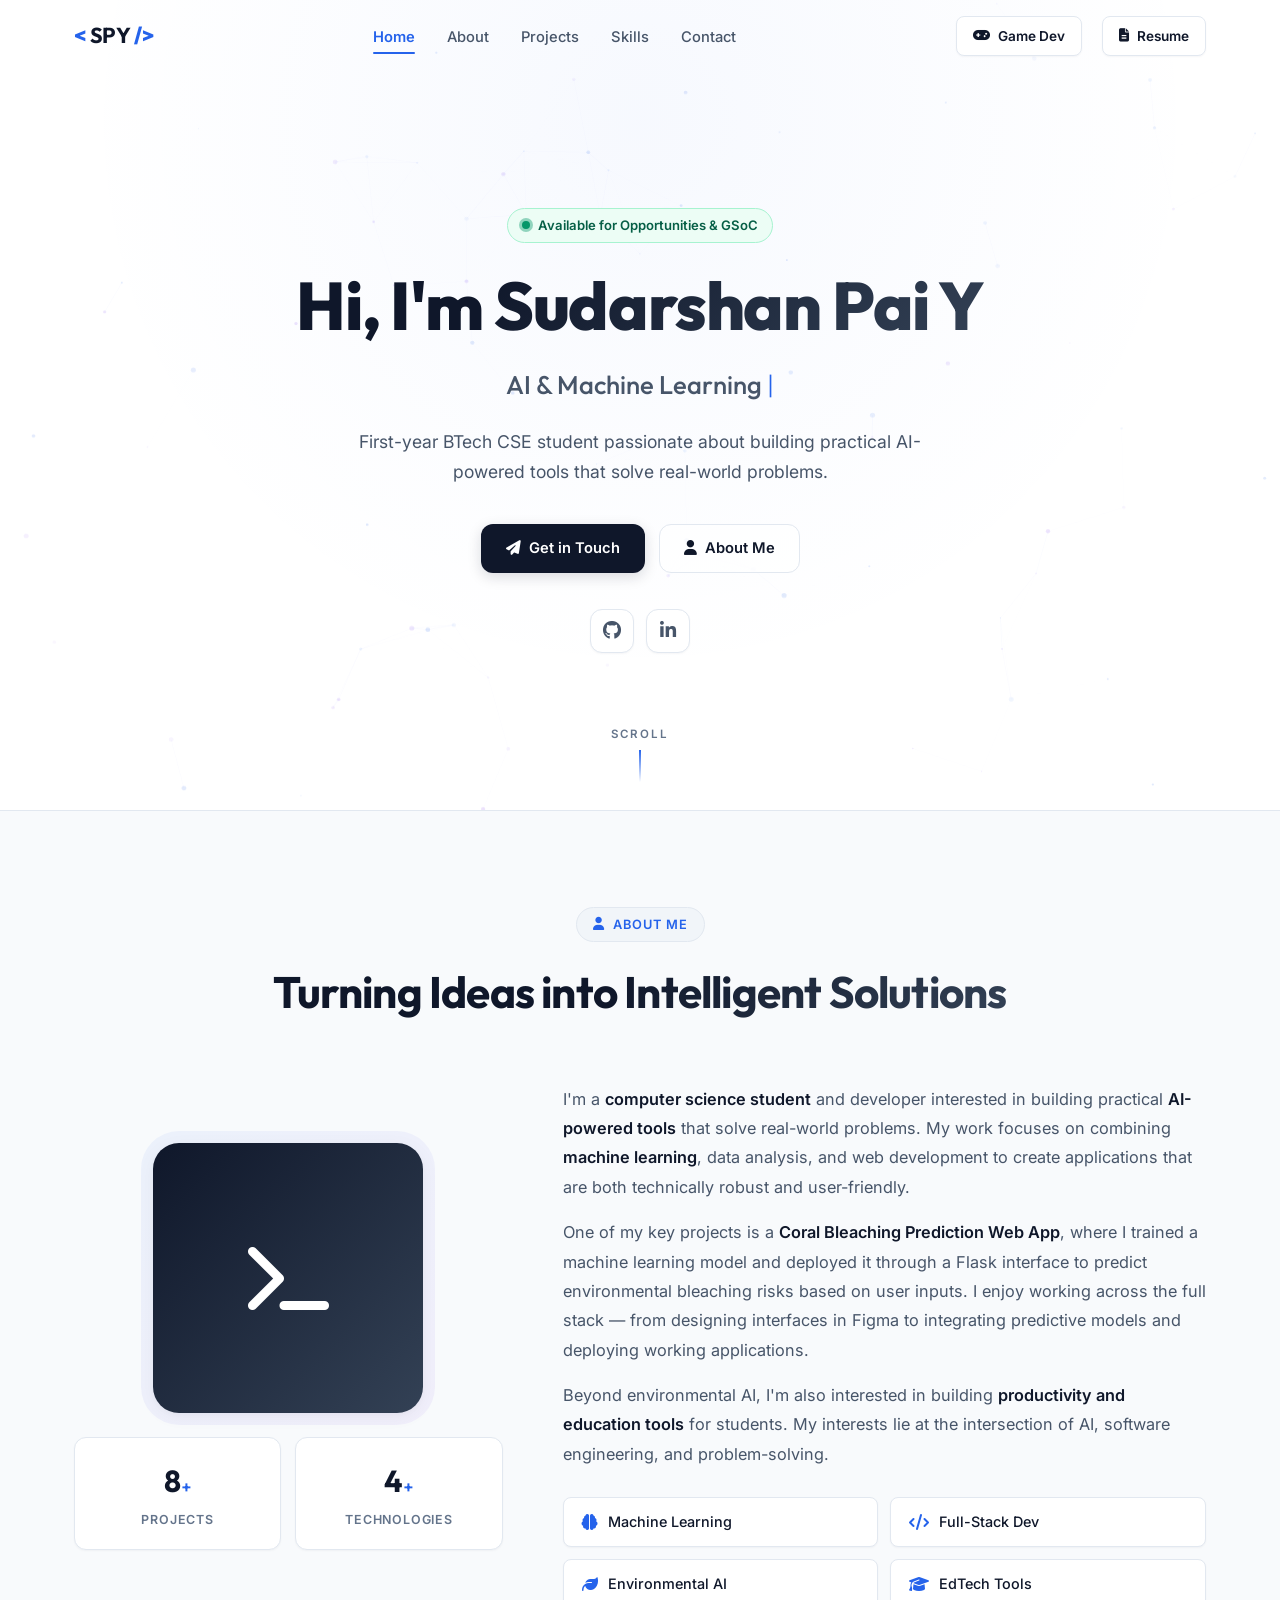
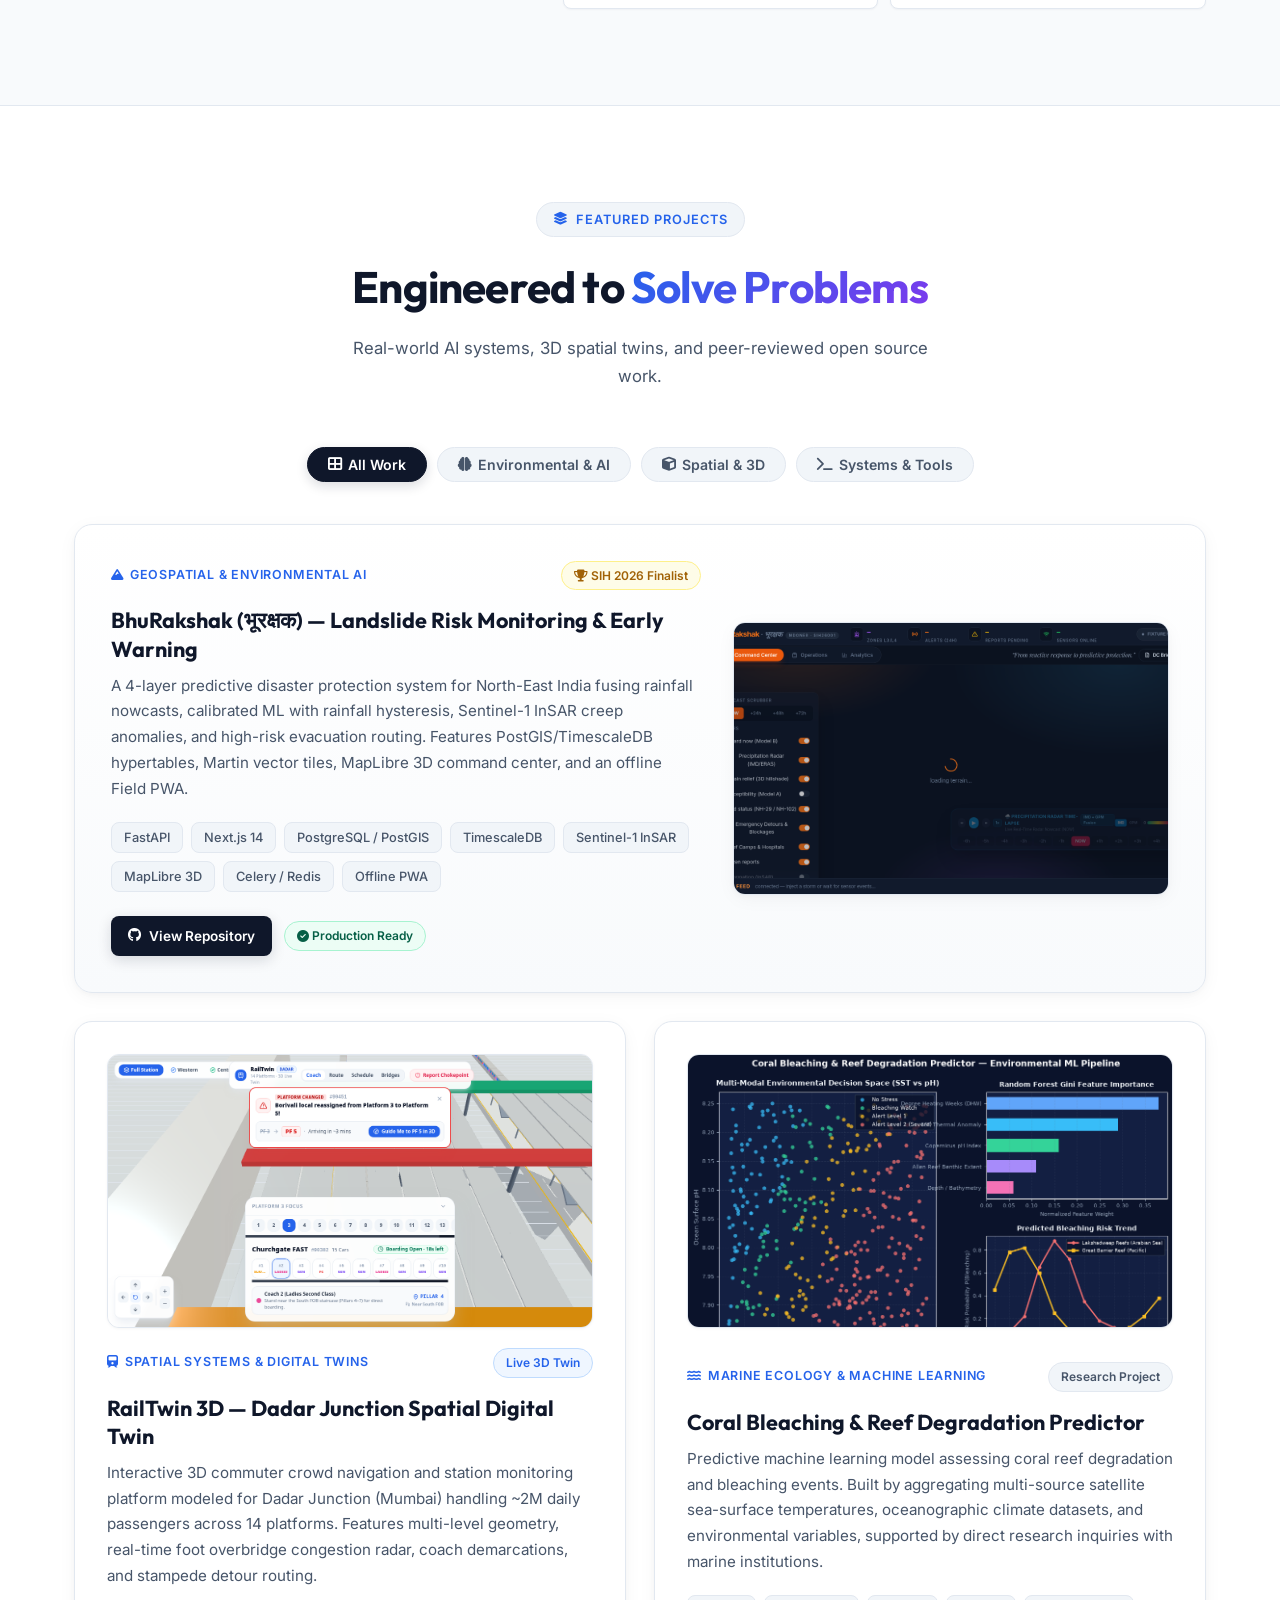
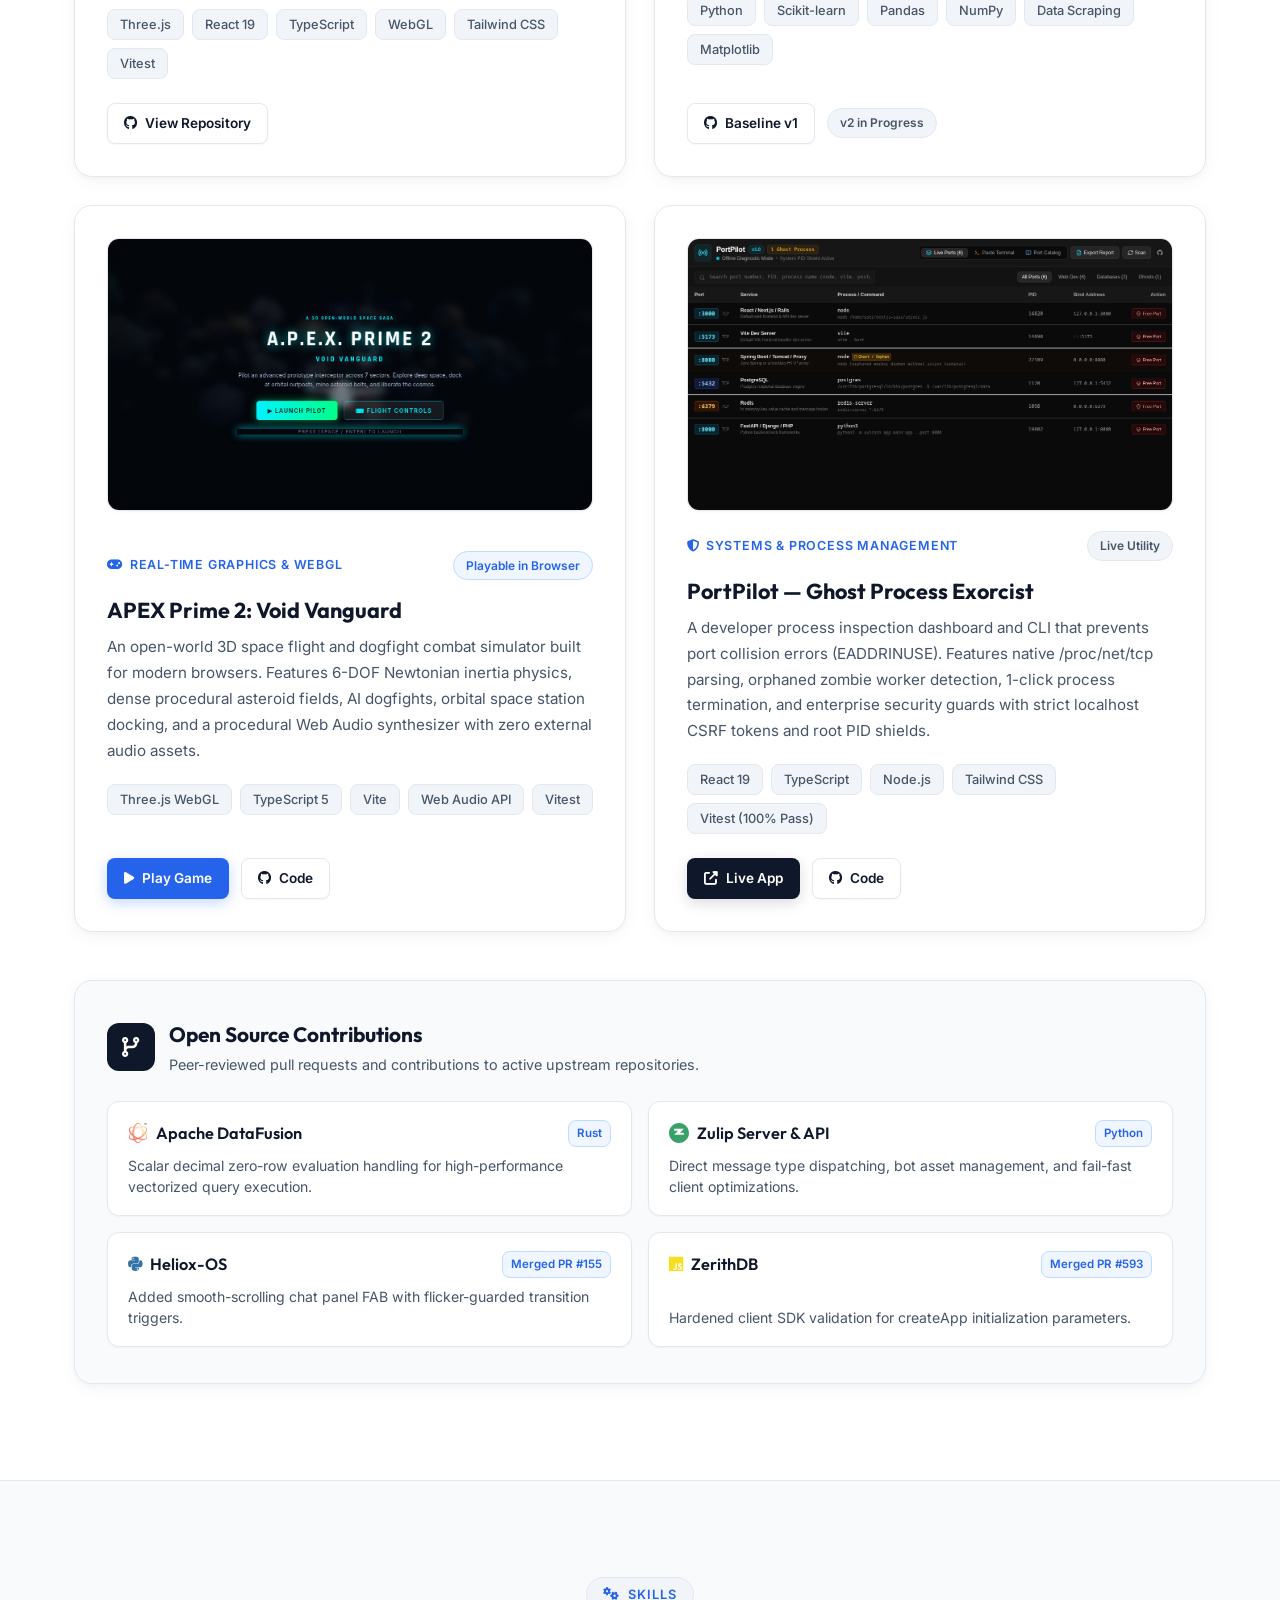
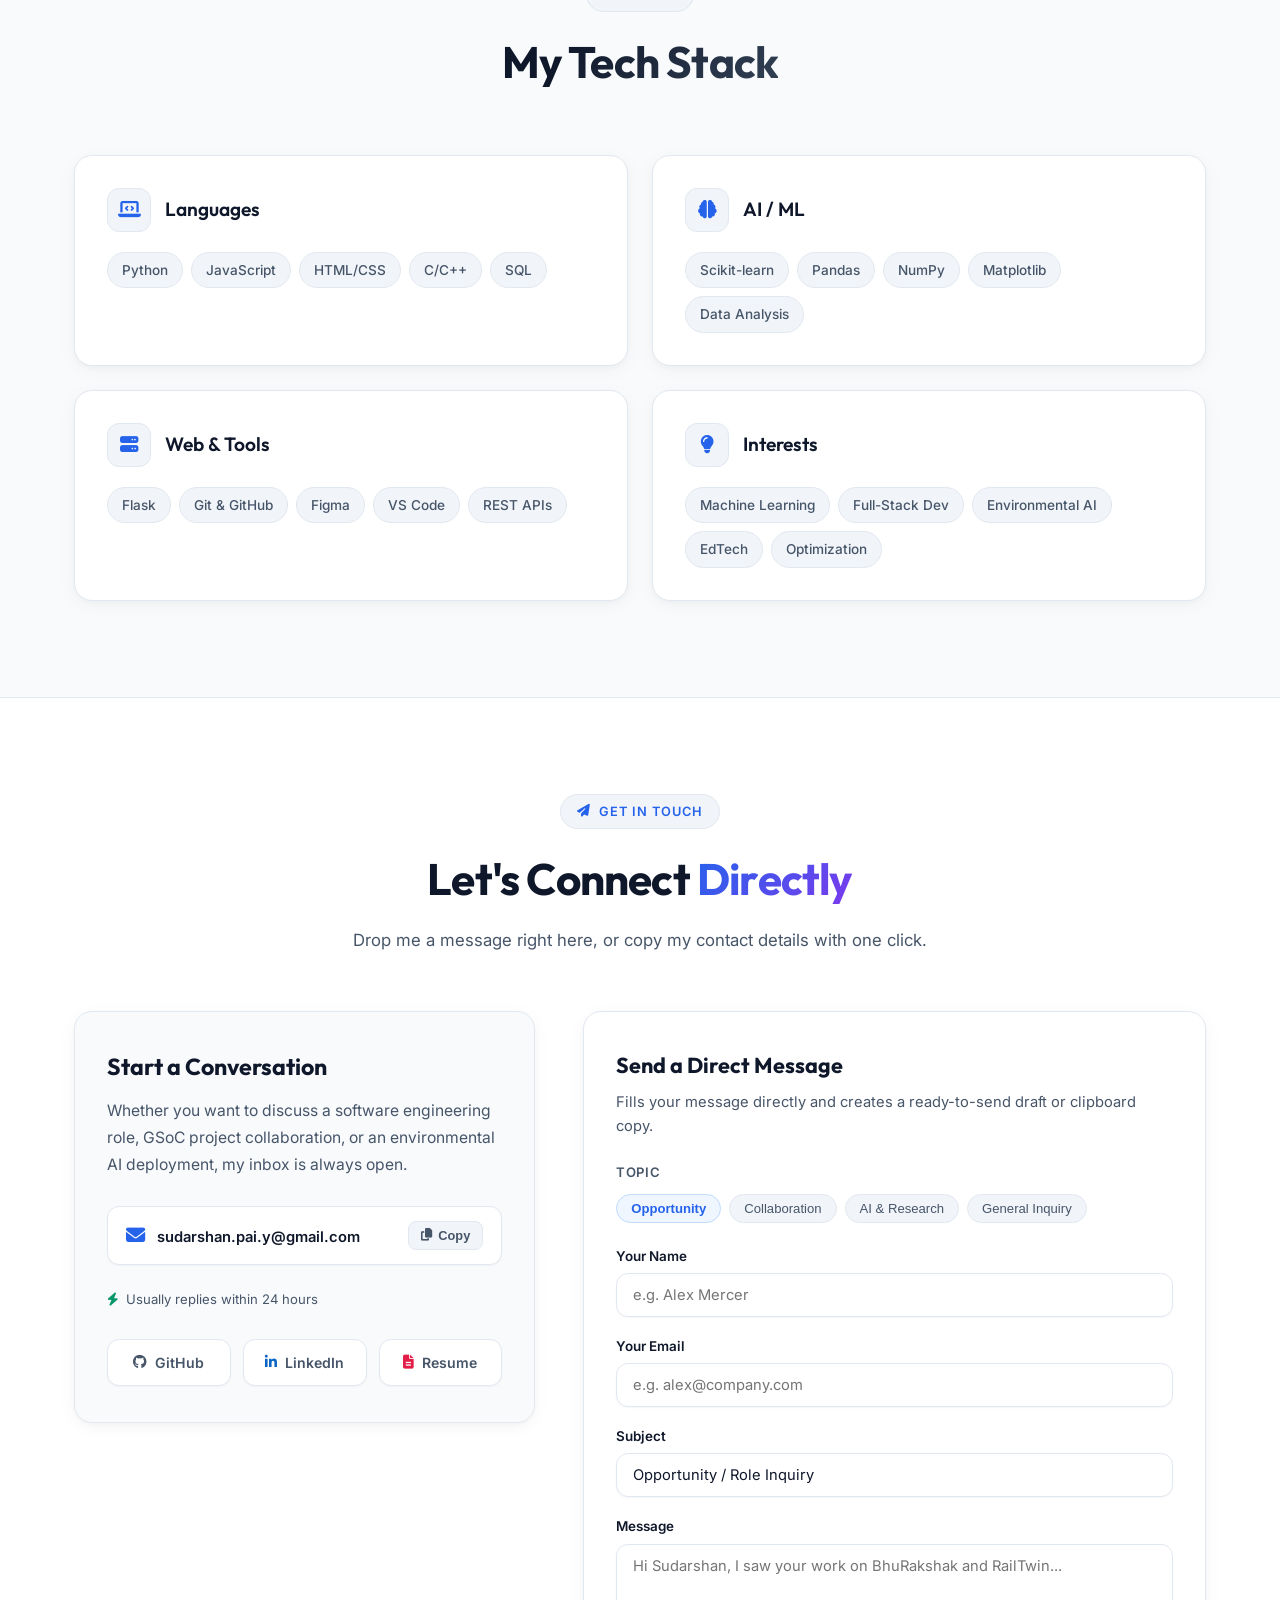
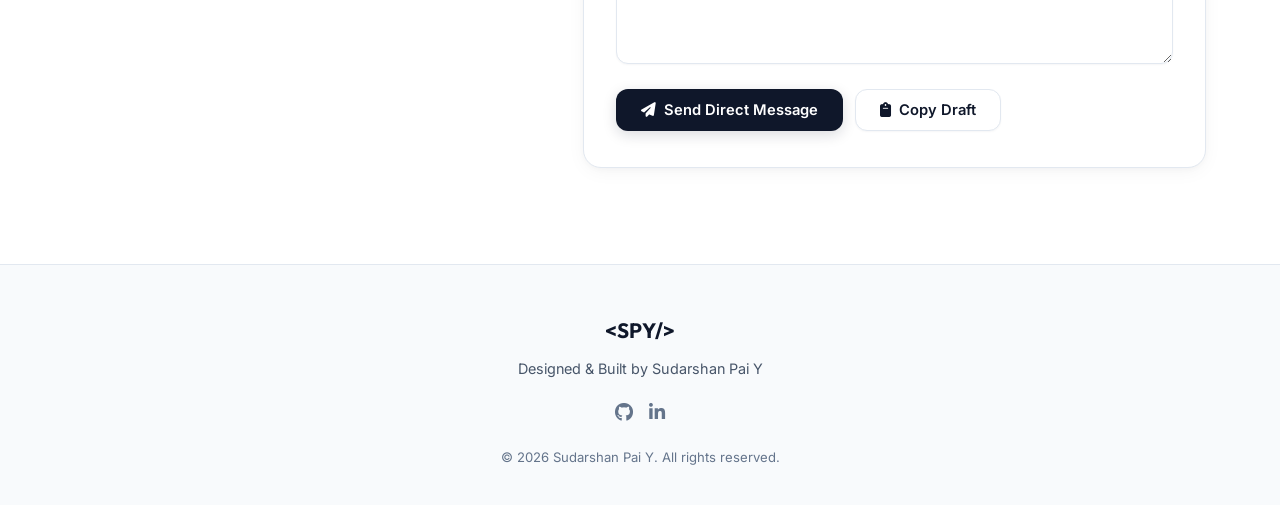
<file: index.html>
<!DOCTYPE html>
<html lang="en">
<head>
    <meta charset="UTF-8">
    <meta name="viewport" content="width=device-width, initial-scale=1.0">
    <title>Sudarshan Pai Y — AI & Software Developer</title>
    <meta name="description" content="Portfolio of Sudarshan Pai Y — a computer science student and developer building practical AI-powered tools that solve real-world problems.">
    <meta name="keywords" content="AI Developer, Software Developer, Machine Learning, Python, Web Development, Sudarshan Pai Y">
    <meta name="author" content="Sudarshan Pai Y">

    <!-- Favicon -->
    <link rel="icon" type="image/svg+xml" href="data:image/svg+xml,<svg xmlns='http://www.w3.org/2000/svg' viewBox='0 0 100 100'><rect width='100' height='100' rx='22' fill='%230f172a'/><text x='50' y='68' font-family='sans-serif' font-size='56' font-weight='800' fill='%232563eb' text-anchor='middle'>S</text></svg>">

    <!-- Open Graph & Social Cards -->
    <meta property="og:title" content="Sudarshan Pai Y — AI &amp; Software Developer">
    <meta property="og:description" content="Portfolio of Sudarshan Pai Y — AI systems, 3D spatial twins, and open-source contributions.">
    <meta property="og:type" content="website">
    <meta property="og:url" content="https://spy-github22.github.io/portfolio/">
    <meta property="og:image" content="https://spy-github22.github.io/portfolio/hero-bg.png">

    <!-- Twitter Card -->
    <meta name="twitter:card" content="summary_large_image">
    <meta name="twitter:title" content="Sudarshan Pai Y — AI &amp; Software Developer">
    <meta name="twitter:description" content="Portfolio of Sudarshan Pai Y — AI systems, 3D spatial twins, and open-source contributions.">
    <meta name="twitter:image" content="https://spy-github22.github.io/portfolio/hero-bg.png">

    <!-- Fonts -->
    <link rel="preconnect" href="https://fonts.googleapis.com">
    <link rel="preconnect" href="https://fonts.gstatic.com" crossorigin>
    <link href="https://fonts.googleapis.com/css2?family=Inter:wght@300;400;500;600;700&family=Outfit:wght@400;500;600;700;800&display=swap" rel="stylesheet">

    <!-- Icons -->
    <link rel="stylesheet" href="https://cdnjs.cloudflare.com/ajax/libs/font-awesome/6.5.1/css/all.min.css">

    <link rel="stylesheet" href="style.css">
</head>
<body>
    <!-- ==================== NAVIGATION ==================== -->
    <nav class="navbar" id="navbar">
        <div class="nav-container">
            <a href="#hero" class="nav-logo">
                <span class="logo-bracket">&lt;</span>SPY<span class="logo-bracket">/&gt;</span>
            </a>
            <ul class="nav-links" id="navLinks">
                <li><a href="#hero" class="nav-link active">Home</a></li>
                <li><a href="#about" class="nav-link">About</a></li>
                <li><a href="#projects" class="nav-link">Projects</a></li>
                <li><a href="#skills" class="nav-link">Skills</a></li>
                <li><a href="#contact" class="nav-link">Contact</a></li>
            </ul>
            <div class="nav-actions">
                <a href="gamedev.html" class="btn btn-outline btn-sm" style="margin-right: 0.5rem;">
                    <i class="fas fa-gamepad"></i> Game Dev
                </a>
                <a href="assets/Sudarshan_Pai_Y_Standard_Resume.pdf" target="_blank" rel="noopener" class="btn btn-outline btn-sm">
                    <i class="fas fa-file-alt"></i> Resume
                </a>
                <button class="hamburger" id="hamburger" aria-label="Toggle menu">
                    <span></span><span></span><span></span>
                </button>
            </div>
        </div>
    </nav>

    <!-- ==================== HERO ==================== -->
    <section class="hero" id="hero">
        <canvas id="particleCanvas"></canvas>
        <div class="hero-content">
            <div class="hero-badge-wrap reveal">
                <span class="status-badge-live">
                    <span class="pulse-dot"></span> Available for Opportunities &amp; GSoC
                </span>
            </div>
            <h1 class="hero-title reveal">
                Hi, I'm <span class="gradient-text">Sudarshan Pai Y</span>
            </h1>
            <p class="hero-subtitle reveal">
                <span id="typewriter"></span><span class="cursor">|</span>
            </p>
            <p class="hero-description reveal">
                First-year BTech CSE student passionate about building practical AI-powered tools that solve real-world problems.
            </p>
            <div class="hero-cta reveal">
                <a href="#contact" class="btn btn-primary">
                    <i class="fas fa-paper-plane"></i> Get in Touch
                </a>
                <a href="#about" class="btn btn-glass">
                    <i class="fas fa-user"></i> About Me
                </a>
            </div>
            <div class="hero-socials reveal">
                <a href="https://github.com/SPY-Github22" target="_blank" rel="noopener" class="social-link" aria-label="GitHub">
                    <i class="fab fa-github"></i>
                </a>
                <a href="https://www.linkedin.com/in/sudarshan-pai-y/" target="_blank" rel="noopener" class="social-link" aria-label="LinkedIn">
                    <i class="fab fa-linkedin-in"></i>
                </a>
            </div>
        </div>
        <div class="hero-scroll">
            <a href="#about" class="scroll-indicator">
                <span>Scroll</span>
                <div class="scroll-line"></div>
            </a>
        </div>
    </section>

    <!-- ==================== ABOUT ==================== -->
    <section class="section about" id="about">
        <div class="container">
            <div class="section-header reveal">
                <span class="section-tag"><i class="fas fa-user"></i> About Me</span>
                <h2 class="section-title">Turning Ideas into <span class="gradient-text">Intelligent Solutions</span></h2>
            </div>
            <div class="about-grid">
                <div class="about-image reveal">
                    <div class="image-wrapper">
                        <div class="image-placeholder">
                            <i class="fas fa-terminal"></i>
                        </div>
                        <div class="image-border"></div>
                        <div class="image-glow"></div>
                    </div>
                    <div class="about-stats">
                        <div class="stat-card">
                            <span class="stat-number" data-count="10">0</span><span class="stat-plus">+</span>
                            <span class="stat-label">Projects</span>
                        </div>
                        <div class="stat-card">
                            <span class="stat-number" data-count="5">0</span><span class="stat-plus">+</span>
                            <span class="stat-label">Technologies</span>
                        </div>
                    </div>
                </div>
                <div class="about-content reveal">
                    <p class="about-text">
                        I'm a <strong>computer science student</strong> and developer interested in building practical 
                        <strong>AI-powered tools</strong> that solve real-world problems. My work focuses on combining 
                        <strong>machine learning</strong>, data analysis, and web development to create applications that 
                        are both technically robust and user-friendly.
                    </p>
                    <p class="about-text">
                        One of my key projects is a <strong>Coral Bleaching Prediction Web App</strong>, where I trained 
                        a machine learning model and deployed it through a Flask interface to predict environmental 
                        bleaching risks based on user inputs. I enjoy working across the full stack — from designing 
                        interfaces in Figma to integrating predictive models and deploying working applications.
                    </p>
                    <p class="about-text">
                        Beyond environmental AI, I'm also interested in building <strong>productivity and education tools</strong> 
                        for students. My interests lie at the intersection of AI, software engineering, and 
                        problem-solving.
                    </p>
                    <div class="about-highlights">
                        <div class="highlight-item">
                            <i class="fas fa-brain"></i>
                            <span>Machine Learning</span>
                        </div>
                        <div class="highlight-item">
                            <i class="fas fa-code"></i>
                            <span>Full-Stack Dev</span>
                        </div>
                        <div class="highlight-item">
                            <i class="fas fa-leaf"></i>
                            <span>Environmental AI</span>
                        </div>
                        <div class="highlight-item">
                            <i class="fas fa-graduation-cap"></i>
                            <span>EdTech Tools</span>
                        </div>
                    </div>
                </div>
            </div>
        </div>
    </section>

    <!-- ==================== FEATURED PROJECTS ==================== -->
    <section class="section projects" id="projects">
        <div class="container">
            <div class="section-header reveal">
                <span class="section-tag"><i class="fas fa-layer-group"></i> Featured Projects</span>
                <h2 class="section-title">Engineered to <span class="gradient-blue">Solve Problems</span></h2>
                <p class="section-subtitle">Real-world AI systems, 3D spatial twins, and peer-reviewed open source work.</p>
            </div>

            <!-- Interactive Project Filter Tabs -->
            <div class="filter-tabs reveal">
                <button class="filter-tab active" data-filter="all"><i class="fas fa-th-large"></i> All Work</button>
                <button class="filter-tab" data-filter="ai"><i class="fas fa-brain"></i> Environmental &amp; AI</button>
                <button class="filter-tab" data-filter="spatial"><i class="fas fa-cube"></i> Spatial &amp; 3D</button>
                <button class="filter-tab" data-filter="systems"><i class="fas fa-terminal"></i> Systems &amp; Tools</button>
            </div>

            <div class="projects-grid">
                <!-- 1. BhuRakshak (SIH Flagship) -->
                <div class="project-card featured-wide reveal" data-category="ai">
                    <div class="featured-content-layout">
                        <div class="featured-text">
                            <div class="project-meta-bar">
                                <span class="project-domain-tag"><i class="fas fa-mountain"></i> Geospatial &amp; Environmental AI</span>
                                <span class="project-status-pill gold"><i class="fas fa-trophy"></i> SIH 2026 Finalist</span>
                            </div>
                            <h3 class="project-title">BhuRakshak (भूरक्षक) — Landslide Risk Monitoring &amp; Early Warning</h3>
                            <p class="project-description">
                                A 4-layer predictive disaster protection system for North-East India fusing rainfall nowcasts, calibrated ML with rainfall hysteresis, Sentinel-1 InSAR creep anomalies, and high-risk evacuation routing. Features PostGIS/TimescaleDB hypertables, Martin vector tiles, MapLibre 3D command center, and an offline Field PWA.
                            </p>
                            <div class="project-tech-stack">
                                <span class="project-tech-pill">FastAPI</span>
                                <span class="project-tech-pill">Next.js 14</span>
                                <span class="project-tech-pill">PostgreSQL / PostGIS</span>
                                <span class="project-tech-pill">TimescaleDB</span>
                                <span class="project-tech-pill">Sentinel-1 InSAR</span>
                                <span class="project-tech-pill">MapLibre 3D</span>
                                <span class="project-tech-pill">Celery / Redis</span>
                                <span class="project-tech-pill">Offline PWA</span>
                            </div>
                            <div class="project-actions">
                                <a href="https://github.com/SPY-Github22/bhrakshak-v2" target="_blank" rel="noopener" class="btn btn-primary btn-sm">
                                    <i class="fab fa-github"></i> View Repository
                                </a>
                                <span class="project-status-pill emerald"><i class="fas fa-check-circle"></i> Production Ready</span>
                            </div>
                        </div>
                        <div class="featured-thumb">
                            <img src="assets/projects/bhurakshak.png" alt="BhuRakshak Landslide Early Warning System Command Center" loading="lazy">
                        </div>
                    </div>
                </div>

                <!-- 2. RailTwin 3D -->
                <div class="project-card reveal" data-category="spatial">
                    <div class="project-thumb">
                        <img src="assets/projects/railtwin.png" alt="RailTwin 3D Dadar Junction Digital Twin" loading="lazy">
                    </div>
                    <div>
                        <div class="project-meta-bar">
                            <span class="project-domain-tag"><i class="fas fa-train"></i> Spatial Systems &amp; Digital Twins</span>
                            <span class="project-status-pill highlight">Live 3D Twin</span>
                        </div>
                        <h3 class="project-title">RailTwin 3D — Dadar Junction Spatial Digital Twin</h3>
                        <p class="project-description">
                            Interactive 3D commuter crowd navigation and station monitoring platform modeled for Dadar Junction (Mumbai) handling ~2M daily passengers across 14 platforms. Features multi-level geometry, real-time foot overbridge congestion radar, coach demarcations, and stampede detour routing.
                        </p>
                        <div class="project-tech-stack">
                            <span class="project-tech-pill">Three.js</span>
                            <span class="project-tech-pill">React 19</span>
                            <span class="project-tech-pill">TypeScript</span>
                            <span class="project-tech-pill">WebGL</span>
                            <span class="project-tech-pill">Tailwind CSS</span>
                            <span class="project-tech-pill">Vitest</span>
                        </div>
                    </div>
                    <div class="project-actions">
                        <a href="https://github.com/SPY-Github22/railtwin" target="_blank" rel="noopener" class="btn btn-outline btn-sm">
                            <i class="fab fa-github"></i> View Repository
                        </a>
                    </div>
                </div>

                <!-- 3. Coral Bleaching Predictor -->
                <div class="project-card reveal" data-category="ai">
                    <div class="project-thumb">
                        <img src="assets/projects/coral-bleaching.png" alt="Coral Bleaching &amp; Reef Degradation Predictor Model" loading="lazy">
                    </div>
                    <div>
                        <div class="project-meta-bar">
                            <span class="project-domain-tag"><i class="fas fa-water"></i> Marine Ecology &amp; Machine Learning</span>
                            <span class="project-status-pill">Research Project</span>
                        </div>
                        <h3 class="project-title">Coral Bleaching &amp; Reef Degradation Predictor</h3>
                        <p class="project-description">
                            Predictive machine learning model assessing coral reef degradation and bleaching events. Built by aggregating multi-source satellite sea-surface temperatures, oceanographic climate datasets, and environmental variables, supported by direct research inquiries with marine institutions.
                        </p>
                        <div class="project-tech-stack">
                            <span class="project-tech-pill">Python</span>
                            <span class="project-tech-pill">Scikit-learn</span>
                            <span class="project-tech-pill">Pandas</span>
                            <span class="project-tech-pill">NumPy</span>
                            <span class="project-tech-pill">Data Scraping</span>
                            <span class="project-tech-pill">Matplotlib</span>
                        </div>
                    </div>
                    <div class="project-actions">
                        <a href="https://github.com/SPY-Github22/Coral-Bleaching-Predictor" target="_blank" rel="noopener" class="btn btn-outline btn-sm">
                            <i class="fab fa-github"></i> Baseline v1
                        </a>
                        <span class="project-status-pill">v2 in Progress</span>
                    </div>
                </div>

                <!-- 4. APEX Prime 2 -->
                <div class="project-card reveal" data-category="spatial">
                    <div class="project-thumb">
                        <img src="assets/projects/apex-prime.png" alt="APEX Prime 2: Void Vanguard 3D Combat Simulator" loading="lazy">
                    </div>
                    <div>
                        <div class="project-meta-bar">
                            <span class="project-domain-tag"><i class="fas fa-gamepad"></i> Real-Time Graphics &amp; WebGL</span>
                            <span class="project-status-pill highlight">Playable in Browser</span>
                        </div>
                        <h3 class="project-title">APEX Prime 2: Void Vanguard</h3>
                        <p class="project-description">
                            An open-world 3D space flight and dogfight combat simulator built for modern browsers. Features 6-DOF Newtonian inertia physics, dense procedural asteroid fields, AI dogfights, orbital space station docking, and a procedural Web Audio synthesizer with zero external audio assets.
                        </p>
                        <div class="project-tech-stack">
                            <span class="project-tech-pill">Three.js WebGL</span>
                            <span class="project-tech-pill">TypeScript 5</span>
                            <span class="project-tech-pill">Vite</span>
                            <span class="project-tech-pill">Web Audio API</span>
                            <span class="project-tech-pill">Vitest</span>
                        </div>
                    </div>
                    <div class="project-actions">
                        <a href="https://spy-github22.github.io/apex-prime-2/" target="_blank" rel="noopener" class="btn btn-accent btn-sm">
                            <i class="fas fa-play"></i> Play Game
                        </a>
                        <a href="https://github.com/SPY-Github22/apex-prime-2" target="_blank" rel="noopener" class="btn btn-outline btn-sm">
                            <i class="fab fa-github"></i> Code
                        </a>
                    </div>
                </div>

                <!-- 5. PortPilot -->
                <div class="project-card reveal" data-category="systems">
                    <div class="project-thumb">
                        <img src="assets/projects/portpilot.png" alt="PortPilot Developer Process &amp; Port Management" loading="lazy">
                    </div>
                    <div>
                        <div class="project-meta-bar">
                            <span class="project-domain-tag"><i class="fas fa-shield-alt"></i> Systems &amp; Process Management</span>
                            <span class="project-status-pill">Live Utility</span>
                        </div>
                        <h3 class="project-title">PortPilot — Ghost Process Exorcist</h3>
                        <p class="project-description">
                            A developer process inspection dashboard and CLI that prevents port collision errors (EADDRINUSE). Features native /proc/net/tcp parsing, orphaned zombie worker detection, 1-click process termination, and enterprise security guards with strict localhost CSRF tokens and root PID shields.
                        </p>
                        <div class="project-tech-stack">
                            <span class="project-tech-pill">React 19</span>
                            <span class="project-tech-pill">TypeScript</span>
                            <span class="project-tech-pill">Node.js</span>
                            <span class="project-tech-pill">Tailwind CSS</span>
                            <span class="project-tech-pill">Vitest (100% Pass)</span>
                        </div>
                    </div>
                    <div class="project-actions">
                        <a href="https://spy-github22.github.io/portpilot/" target="_blank" rel="noopener" class="btn btn-primary btn-sm">
                            <i class="fas fa-external-link-alt"></i> Live App
                        </a>
                        <a href="https://github.com/SPY-Github22/portpilot" target="_blank" rel="noopener" class="btn btn-outline btn-sm">
                            <i class="fab fa-github"></i> Code
                        </a>
                    </div>
                </div>
            </div>

            <!-- Open Source Contributions Banner -->
            <div class="oss-card reveal">
                <div class="oss-card-header">
                    <div class="oss-card-icon"><i class="fas fa-code-branch"></i></div>
                    <div>
                        <h3>Open Source Contributions</h3>
                        <p>Peer-reviewed pull requests and contributions to active upstream repositories.</p>
                    </div>
                </div>
                <div class="oss-grid">
                    <a href="https://github.com/SPY-Github22/datafusion" target="_blank" rel="noopener" class="oss-item">
                        <div class="oss-item-top">
                            <span class="oss-repo-name"><img src="assets/logos/datafusion.png" alt="Apache DataFusion" class="oss-logo-img"> Apache DataFusion</span>
                            <span class="oss-tag">Rust</span>
                        </div>
                        <p class="oss-desc">Scalar decimal zero-row evaluation handling for high-performance vectorized query execution.</p>
                    </a>
                    <a href="https://github.com/SPY-Github22/zulip" target="_blank" rel="noopener" class="oss-item">
                        <div class="oss-item-top">
                            <span class="oss-repo-name"><img src="assets/logos/zulip.svg" alt="Zulip" class="oss-logo-img"> Zulip Server &amp; API</span>
                            <span class="oss-tag">Python</span>
                        </div>
                        <p class="oss-desc">Direct message type dispatching, bot asset management, and fail-fast client optimizations.</p>
                    </a>
                    <a href="https://github.com/SPY-Github22/Heliox-OS" target="_blank" rel="noopener" class="oss-item">
                        <div class="oss-item-top">
                            <span class="oss-repo-name"><i class="fab fa-python" style="color: #3572A5;"></i> Heliox-OS</span>
                            <span class="oss-tag">Merged PR #155</span>
                        </div>
                        <p class="oss-desc">Added smooth-scrolling chat panel FAB with flicker-guarded transition triggers.</p>
                    </a>
                    <a href="https://github.com/SPY-Github22/ZerithDB" target="_blank" rel="noopener" class="oss-item">
                        <div class="oss-item-top">
                            <span class="oss-repo-name"><i class="fab fa-js" style="color: #f7df1e;"></i> ZerithDB</span>
                            <span class="oss-tag">Merged PR #593</span>
                        </div>
                        <p class="oss-desc">Hardened client SDK validation for createApp initialization parameters.</p>
                    </a>
                </div>
            </div>
        </div>
    </section>

    <!-- ==================== SKILLS ==================== -->
    <section class="section skills" id="skills">
        <div class="container">
            <div class="section-header reveal">
                <span class="section-tag"><i class="fas fa-cogs"></i> Skills</span>
                <h2 class="section-title">My <span class="gradient-text">Tech Stack</span></h2>
            </div>
            <div class="skills-grid">
                <div class="skill-category reveal">
                    <div class="skill-category-header">
                        <div class="skill-icon-wrap"><i class="fas fa-laptop-code"></i></div>
                        <h3>Languages</h3>
                    </div>
                    <div class="skill-tags">
                        <span class="skill-tag">Python</span>
                        <span class="skill-tag">JavaScript</span>
                        <span class="skill-tag">HTML/CSS</span>
                        <span class="skill-tag">C/C++</span>
                        <span class="skill-tag">SQL</span>
                    </div>
                </div>
                <div class="skill-category reveal">
                    <div class="skill-category-header">
                        <div class="skill-icon-wrap"><i class="fas fa-brain"></i></div>
                        <h3>AI / ML</h3>
                    </div>
                    <div class="skill-tags">
                        <span class="skill-tag">Scikit-learn</span>
                        <span class="skill-tag">Pandas</span>
                        <span class="skill-tag">NumPy</span>
                        <span class="skill-tag">Matplotlib</span>
                        <span class="skill-tag">Data Analysis</span>
                    </div>
                </div>
                <div class="skill-category reveal">
                    <div class="skill-category-header">
                        <div class="skill-icon-wrap"><i class="fas fa-server"></i></div>
                        <h3>Web & Tools</h3>
                    </div>
                    <div class="skill-tags">
                        <span class="skill-tag">Flask</span>
                        <span class="skill-tag">Git & GitHub</span>
                        <span class="skill-tag">Figma</span>
                        <span class="skill-tag">VS Code</span>
                        <span class="skill-tag">REST APIs</span>
                    </div>
                </div>
                <div class="skill-category reveal">
                    <div class="skill-category-header">
                        <div class="skill-icon-wrap"><i class="fas fa-lightbulb"></i></div>
                        <h3>Interests</h3>
                    </div>
                    <div class="skill-tags">
                        <span class="skill-tag">Machine Learning</span>
                        <span class="skill-tag">Full-Stack Dev</span>
                        <span class="skill-tag">Environmental AI</span>
                        <span class="skill-tag">EdTech</span>
                        <span class="skill-tag">Optimization</span>
                    </div>
                </div>
            </div>
        </div>
    </section>

    <!-- ==================== CONTACT ==================== -->
    <section class="section contact" id="contact">
        <div class="container">
            <div class="section-header reveal">
                <span class="section-tag"><i class="fas fa-paper-plane"></i> Get In Touch</span>
                <h2 class="section-title">Let's Connect <span class="gradient-blue">Directly</span></h2>
                <p class="section-subtitle">Drop me a message right here, or copy my contact details with one click.</p>
            </div>

            <div class="contact-layout">
                <!-- Left: Channels & 1-Click Copy -->
                <div class="contact-channels-card reveal">
                    <h3 class="contact-channels-title">Start a Conversation</h3>
                    <p class="contact-channels-desc">
                        Whether you want to discuss a software engineering role, GSoC project collaboration, or an environmental AI deployment, my inbox is always open.
                    </p>

                    <!-- Interactive 1-Click Email Copy Box -->
                    <div class="email-copy-box">
                        <div class="email-copy-info">
                            <i class="fas fa-envelope"></i>
                            <div>
                                <span class="email-copy-text" id="displayEmail">sudarshan.pai.y@gmail.com</span>
                            </div>
                        </div>
                        <button class="btn-copy-email" id="btnCopyEmail" aria-label="Copy Email">
                            <i class="fas fa-copy"></i> <span>Copy</span>
                        </button>
                    </div>

                    <div class="response-pill">
                        <i class="fas fa-bolt"></i> Usually replies within 24 hours
                    </div>

                    <div class="contact-social-row">
                        <a href="https://github.com/SPY-Github22" target="_blank" rel="noopener" class="contact-social-btn">
                            <i class="fab fa-github"></i> GitHub
                        </a>
                        <a href="https://www.linkedin.com/in/sudarshan-pai-y/" target="_blank" rel="noopener" class="contact-social-btn">
                            <i class="fab fa-linkedin-in" style="color: #0a66c2;"></i> LinkedIn
                        </a>
                        <a href="assets/Sudarshan_Pai_Y_Standard_Resume.pdf" target="_blank" rel="noopener" class="contact-social-btn">
                            <i class="fas fa-file-alt" style="color: #e11d48;"></i> Resume
                        </a>
                    </div>
                </div>

                <!-- Right: Interactive Direct Message Form -->
                <div class="contact-form-card reveal">
                    <div class="contact-form-header">
                        <h3>Send a Direct Message</h3>
                        <p>Fills your message directly and creates a ready-to-send draft or clipboard copy.</p>
                    </div>

                    <!-- Subject Quick Selector Chips -->
                    <span class="subject-chips-label">Topic</span>
                    <div class="subject-chips" id="subjectChips">
                        <button type="button" class="subject-chip active" data-subject="Opportunity / Role Inquiry">Opportunity</button>
                        <button type="button" class="subject-chip" data-subject="Project Collaboration">Collaboration</button>
                        <button type="button" class="subject-chip" data-subject="AI / Research Discussion">AI &amp; Research</button>
                        <button type="button" class="subject-chip" data-subject="General Inquiry">General Inquiry</button>
                    </div>

                    <form id="directContactForm">
                        <div class="form-group">
                            <label for="senderName" class="form-label">Your Name</label>
                            <input type="text" id="senderName" name="name" autocomplete="name" class="form-input" placeholder="e.g. Alex Mercer" required>
                        </div>

                        <div class="form-group">
                            <label for="senderEmail" class="form-label">Your Email</label>
                            <input type="email" id="senderEmail" name="email" autocomplete="email" class="form-input" placeholder="e.g. alex@company.com" required>
                        </div>

                        <div class="form-group">
                            <label for="messageSubject" class="form-label">Subject</label>
                            <input type="text" id="messageSubject" name="subject" class="form-input" value="Opportunity / Role Inquiry" required>
                        </div>

                        <div class="form-group">
                            <label for="messageBody" class="form-label">Message</label>
                            <textarea id="messageBody" name="message" class="form-textarea" placeholder="Hi Sudarshan, I saw your work on BhuRakshak and RailTwin..." required></textarea>
                        </div>

                        <div class="form-submit-row">
                            <button type="submit" class="btn btn-primary" id="btnSendMessage">
                                <i class="fas fa-paper-plane"></i> Send Direct Message
                            </button>
                            <button type="button" class="btn btn-outline" id="btnCopyMessage">
                                <i class="fas fa-clipboard"></i> Copy Draft
                            </button>
                        </div>

                        <div class="form-feedback" id="formFeedback"></div>
                    </form>
                </div>
            </div>
        </div>
    </section>

    <!-- ==================== FOOTER ==================== -->
    <footer class="footer">
        <div class="container">
            <div class="footer-content">
                <div class="footer-logo">
                    <span class="logo-bracket">&lt;</span>SPY<span class="logo-bracket">/&gt;</span>
                </div>
                <p class="footer-text">Designed &amp; Built by Sudarshan Pai Y</p>
                <div class="footer-socials">
                    <a href="https://github.com/SPY-Github22" target="_blank" rel="noopener" aria-label="GitHub"><i class="fab fa-github"></i></a>
                    <a href="https://www.linkedin.com/in/sudarshan-pai-y/" target="_blank" rel="noopener" aria-label="LinkedIn"><i class="fab fa-linkedin-in"></i></a>
                </div>
                <p class="footer-copy">&copy; 2026 Sudarshan Pai Y. All rights reserved.</p>
            </div>
        </div>
    </footer>

    <!-- Toast Notification -->
    <div id="toast" class="toast">
        <i class="fas fa-check-circle" style="color: #10b981;"></i>
        <span id="toastMessage">Copied to clipboard!</span>
    </div>

    <script src="script.js"></script>
</body>
</html>
</file>
<file: style.css>
/* ========================================================
   MODERN MINIMALIST LIGHT DESIGN SYSTEM
   Inspired by Linear / Apple / Vercel aesthetics
   ======================================================== */

:root {
    /* Backgrounds */
    --bg-primary: #ffffff;
    --bg-secondary: #f8fafc;
    --bg-card: #ffffff;
    --bg-card-hover: #ffffff;
    --bg-subtle: #f1f5f9;
    --bg-glass: rgba(255, 255, 255, 0.85);

    /* Borders */
    --border-subtle: #e2e8f0;
    --border-hover: #cbd5e1;
    --border-focus: #2563eb;

    /* Typography */
    --text-primary: #0f172a;
    --text-secondary: #475569;
    --text-muted: #64748b;

    /* Brand & Accent Accents */
    --accent-primary: #2563eb;
    --accent-primary-hover: #1d4ed8;
    --accent-emerald: #059669;
    --accent-violet: #7c3aed;
    --accent-rose: #e11d48;

    --gradient-primary: linear-gradient(135deg, #0f172a 0%, #334155 100%);
    --gradient-accent: linear-gradient(135deg, #2563eb 0%, #7c3aed 100%);
    --gradient-subtle: linear-gradient(135deg, rgba(37, 99, 235, 0.06) 0%, rgba(124, 58, 237, 0.06) 100%);

    /* Fonts */
    --font-heading: 'Outfit', -apple-system, BlinkMacSystemFont, 'Segoe UI', Roboto, sans-serif;
    --font-body: 'Inter', -apple-system, BlinkMacSystemFont, 'Segoe UI', Roboto, sans-serif;

    /* Radii */
    --radius-sm: 8px;
    --radius-md: 12px;
    --radius-lg: 18px;
    --radius-xl: 26px;
    --radius-full: 9999px;

    /* Shadows */
    --shadow-sm: 0 1px 2px rgba(15, 23, 42, 0.04);
    --shadow-card: 0 4px 20px -2px rgba(15, 23, 42, 0.05), 0 2px 6px -1px rgba(15, 23, 42, 0.03);
    --shadow-hover: 0 20px 35px -4px rgba(15, 23, 42, 0.08), 0 8px 16px -4px rgba(15, 23, 42, 0.04);
    --shadow-focus: 0 0 0 3px rgba(37, 99, 235, 0.15);

    /* Transitions & Spring Easing */
    --spring: cubic-bezier(0.16, 1, 0.3, 1);
    --transition: 0.25s var(--spring);
    --transition-slow: 0.5s var(--spring);
}

*, *::before, *::after {
    margin: 0;
    padding: 0;
    box-sizing: border-box;
}

html {
    scroll-behavior: smooth;
    scroll-padding-top: 80px;
}

body {
    font-family: var(--font-body);
    background-color: var(--bg-primary);
    color: var(--text-primary);
    line-height: 1.65;
    overflow-x: hidden;
    -webkit-font-smoothing: antialiased;
    -moz-osx-font-smoothing: grayscale;
}

a {
    text-decoration: none;
    color: inherit;
    transition: var(--transition);
}

ul { list-style: none; }
img { max-width: 100%; display: block; }

.container {
    max-width: 1180px;
    margin: 0 auto;
    padding: 0 24px;
}

/* ========================================================
   NAVIGATION
   ======================================================== */
.navbar {
    position: fixed;
    top: 0; left: 0; right: 0;
    z-index: 1000;
    padding: 16px 0;
    transition: var(--transition);
    background: transparent;
}

.navbar.scrolled {
    background: var(--bg-glass);
    backdrop-filter: blur(20px);
    -webkit-backdrop-filter: blur(20px);
    border-bottom: 1px solid var(--border-subtle);
    padding: 12px 0;
    box-shadow: var(--shadow-sm);
}

.nav-container {
    max-width: 1180px;
    margin: 0 auto;
    padding: 0 24px;
    display: flex;
    align-items: center;
    justify-content: space-between;
}

.nav-logo {
    font-family: var(--font-heading);
    font-size: 1.35rem;
    font-weight: 700;
    letter-spacing: -0.5px;
    color: var(--text-primary);
    display: flex;
    align-items: center;
    gap: 4px;
}

.nav-logo .logo-bracket {
    color: var(--accent-primary);
    font-weight: 800;
}

.nav-links {
    display: flex;
    align-items: center;
    gap: 32px;
}

.nav-link {
    font-size: 0.92rem;
    font-weight: 500;
    color: var(--text-secondary);
    position: relative;
    padding: 6px 0;
}

.nav-link:hover {
    color: var(--text-primary);
}

.nav-link.active {
    color: var(--accent-primary);
    font-weight: 600;
}

.nav-link.active::after {
    content: '';
    position: absolute;
    bottom: -2px;
    left: 0;
    right: 0;
    height: 2px;
    background: var(--accent-primary);
    border-radius: var(--radius-full);
}

.nav-actions {
    display: flex;
    align-items: center;
    gap: 12px;
}

/* ========================================================
   BUTTONS & BADGES
   ======================================================== */
.btn {
    display: inline-flex;
    align-items: center;
    justify-content: center;
    gap: 8px;
    padding: 11px 24px;
    border-radius: var(--radius-md);
    font-family: var(--font-body);
    font-size: 0.92rem;
    font-weight: 600;
    cursor: pointer;
    transition: var(--transition);
    border: 1px solid transparent;
    white-space: nowrap;
}

.btn-sm {
    padding: 8px 16px;
    font-size: 0.85rem;
    border-radius: var(--radius-sm);
}

.btn-primary {
    background: var(--text-primary);
    color: #ffffff;
    box-shadow: 0 4px 14px rgba(15, 23, 42, 0.15);
}

.btn-primary:hover {
    background: #1e293b;
    transform: translateY(-2px);
    box-shadow: 0 6px 20px rgba(15, 23, 42, 0.22);
}

.btn-accent {
    background: var(--accent-primary);
    color: #ffffff;
    box-shadow: 0 4px 14px rgba(37, 99, 235, 0.25);
}

.btn-accent:hover {
    background: var(--accent-primary-hover);
    transform: translateY(-2px);
    box-shadow: 0 6px 20px rgba(37, 99, 235, 0.35);
}

.btn-outline {
    background: #ffffff;
    color: var(--text-primary);
    border: 1px solid var(--border-subtle);
    box-shadow: var(--shadow-sm);
}

.btn-outline:hover {
    background: var(--bg-secondary);
    border-color: var(--border-hover);
    transform: translateY(-1px);
}

.btn-glass {
    background: rgba(255, 255, 255, 0.8);
    color: var(--text-primary);
    border: 1px solid var(--border-subtle);
}

.btn-glass:hover {
    background: #ffffff;
    border-color: var(--border-hover);
    transform: translateY(-1px);
}

/* Status Pill with Pulsing Dot */
.status-badge-live {
    display: inline-flex;
    align-items: center;
    gap: 8px;
    padding: 6px 14px;
    border-radius: var(--radius-full);
    background: #ecfdf5;
    border: 1px solid #a7f3d0;
    color: #065f46;
    font-size: 0.82rem;
    font-weight: 600;
}

.pulse-dot {
    width: 8px;
    height: 8px;
    border-radius: 50%;
    background-color: var(--accent-emerald);
    position: relative;
}

.pulse-dot::after {
    content: '';
    position: absolute;
    inset: -3px;
    border-radius: 50%;
    background: rgba(5, 150, 105, 0.4);
    animation: pulseRing 1.8s infinite;
}

@keyframes pulseRing {
    0% { transform: scale(0.9); opacity: 0.9; }
    70% { transform: scale(2.2); opacity: 0; }
    100% { transform: scale(0.9); opacity: 0; }
}

/* Hamburger */
.hamburger {
    display: none;
    flex-direction: column;
    gap: 5px;
    background: none;
    border: none;
    cursor: pointer;
    padding: 4px;
}

.hamburger span {
    width: 22px;
    height: 2px;
    background: var(--text-primary);
    border-radius: 2px;
    transition: var(--transition);
}

.hamburger.active span:nth-child(1) { transform: rotate(45deg) translate(5px, 5px); }
.hamburger.active span:nth-child(2) { opacity: 0; }
.hamburger.active span:nth-child(3) { transform: rotate(-45deg) translate(5px, -5px); }

/* ========================================================
   HERO SECTION
   ======================================================== */
.hero {
    position: relative;
    min-height: 90vh;
    display: flex;
    align-items: center;
    justify-content: center;
    padding: 130px 24px 80px;
    overflow: hidden;
    background: radial-gradient(circle at 50% 15%, rgba(37, 99, 235, 0.04), transparent 60%);
}

#particleCanvas {
    position: absolute;
    top: 0; left: 0;
    width: 100%; height: 100%;
    pointer-events: none;
    z-index: 1;
}

.hero-content {
    text-align: center;
    position: relative;
    z-index: 2;
    max-width: 820px;
}

.hero-badge-wrap {
    margin-bottom: 24px;
}

.hero-title {
    font-family: var(--font-heading);
    font-size: clamp(2.4rem, 5.5vw, 4.2rem);
    font-weight: 800;
    line-height: 1.15;
    margin-bottom: 20px;
    letter-spacing: -1.2px;
    color: var(--text-primary);
}

.gradient-text {
    background: var(--gradient-primary);
    -webkit-background-clip: text;
    -webkit-text-fill-color: transparent;
    background-clip: text;
}

.gradient-blue {
    background: var(--gradient-accent);
    -webkit-background-clip: text;
    -webkit-text-fill-color: transparent;
    background-clip: text;
}

.hero-subtitle {
    font-family: var(--font-heading);
    font-size: clamp(1.15rem, 2.5vw, 1.6rem);
    font-weight: 500;
    color: var(--text-secondary);
    margin-bottom: 20px;
    min-height: 2.2rem;
}

.cursor {
    display: inline-block;
    animation: blink 1s step-end infinite;
    color: var(--accent-primary);
    font-weight: 300;
}

@keyframes blink {
    50% { opacity: 0; }
}

.hero-description {
    font-size: 1.1rem;
    color: var(--text-secondary);
    max-width: 620px;
    margin: 0 auto 36px;
    line-height: 1.75;
}

.hero-cta {
    display: flex;
    gap: 14px;
    justify-content: center;
    flex-wrap: wrap;
    margin-bottom: 36px;
}

.hero-socials {
    display: flex;
    gap: 12px;
    justify-content: center;
}

.social-link {
    width: 44px;
    height: 44px;
    border-radius: var(--radius-md);
    background: #ffffff;
    border: 1px solid var(--border-subtle);
    display: flex;
    align-items: center;
    justify-content: center;
    font-size: 1.15rem;
    color: var(--text-secondary);
    box-shadow: var(--shadow-sm);
    transition: var(--transition);
}

.social-link:hover {
    color: var(--accent-primary);
    border-color: var(--accent-primary);
    transform: translateY(-2px);
    box-shadow: 0 4px 12px rgba(37, 99, 235, 0.15);
}

.hero-scroll {
    position: absolute;
    bottom: 28px;
    left: 50%;
    transform: translateX(-50%);
    z-index: 2;
}

.scroll-indicator {
    display: flex;
    flex-direction: column;
    align-items: center;
    gap: 6px;
    color: var(--text-muted);
    font-size: 0.72rem;
    letter-spacing: 2px;
    text-transform: uppercase;
    font-weight: 600;
}

.scroll-line {
    width: 2px;
    height: 32px;
    background: linear-gradient(180deg, var(--accent-primary), transparent);
    animation: scrollPulse 2s ease-in-out infinite;
}

@keyframes scrollPulse {
    0%, 100% { opacity: 0.3; transform: scaleY(0.5); }
    50% { opacity: 1; transform: scaleY(1); }
}

/* ========================================================
   SECTION HEADERS
   ======================================================== */
.section {
    padding: 96px 0;
    position: relative;
}

.section-header {
    text-align: center;
    margin-bottom: 56px;
}

.section-tag {
    display: inline-flex;
    align-items: center;
    gap: 8px;
    padding: 6px 16px;
    border-radius: var(--radius-full);
    background: var(--bg-subtle);
    border: 1px solid var(--border-subtle);
    color: var(--accent-primary);
    font-size: 0.8rem;
    font-weight: 600;
    text-transform: uppercase;
    letter-spacing: 1px;
    margin-bottom: 14px;
}

.section-title {
    font-family: var(--font-heading);
    font-size: clamp(2rem, 3.8vw, 2.75rem);
    font-weight: 700;
    letter-spacing: -0.8px;
    margin-bottom: 12px;
    color: var(--text-primary);
}

.section-subtitle {
    color: var(--text-secondary);
    font-size: 1.05rem;
    max-width: 580px;
    margin: 0 auto;
}

/* ========================================================
   ABOUT SECTION
   ======================================================== */
.about {
    background: var(--bg-secondary);
    border-top: 1px solid var(--border-subtle);
    border-bottom: 1px solid var(--border-subtle);
}

.about-grid {
    display: grid;
    grid-template-columns: 1fr 1.5fr;
    gap: 60px;
    align-items: center;
}

.image-wrapper {
    position: relative;
    width: 270px;
    height: 270px;
    margin: 0 auto;
}

.image-placeholder {
    width: 100%;
    height: 100%;
    border-radius: var(--radius-xl);
    background: var(--gradient-primary);
    display: flex;
    align-items: center;
    justify-content: center;
    font-size: 4.5rem;
    color: #ffffff;
    box-shadow: var(--shadow-card);
    position: relative;
    z-index: 1;
}

.about-avatar-img {
    width: 100%;
    height: 100%;
    object-fit: cover;
    border-radius: var(--radius-xl);
    position: relative;
    z-index: 2;
    box-shadow: var(--shadow-card);
    border: 1px solid var(--border-subtle);
    display: block;
}

.image-glow {
    position: absolute;
    inset: -12px;
    border-radius: calc(var(--radius-xl) + 12px);
    background: var(--gradient-subtle);
    z-index: 0;
}

.about-stats {
    display: grid;
    grid-template-columns: 1fr 1fr;
    gap: 14px;
    margin-top: 24px;
}

.stat-card {
    background: #ffffff;
    border: 1px solid var(--border-subtle);
    border-radius: var(--radius-md);
    padding: 18px;
    text-align: center;
    box-shadow: var(--shadow-sm);
    transition: var(--transition);
}

.stat-card:hover {
    border-color: var(--border-hover);
    transform: translateY(-2px);
    box-shadow: var(--shadow-card);
}

.stat-number {
    font-family: var(--font-heading);
    font-size: 1.9rem;
    font-weight: 700;
    color: var(--text-primary);
}

.stat-plus {
    color: var(--accent-primary);
    font-weight: 700;
}

.stat-label {
    display: block;
    font-size: 0.78rem;
    color: var(--text-muted);
    margin-top: 4px;
    text-transform: uppercase;
    letter-spacing: 0.8px;
    font-weight: 600;
}

.about-text {
    color: var(--text-secondary);
    font-size: 1.02rem;
    margin-bottom: 16px;
    line-height: 1.8;
}

.about-text strong {
    color: var(--text-primary);
    font-weight: 600;
}

.about-highlights {
    display: grid;
    grid-template-columns: 1fr 1fr;
    gap: 12px;
    margin-top: 28px;
}

.highlight-item {
    display: flex;
    align-items: center;
    gap: 10px;
    padding: 12px 18px;
    border-radius: var(--radius-sm);
    background: #ffffff;
    border: 1px solid var(--border-subtle);
    font-size: 0.9rem;
    font-weight: 500;
    color: var(--text-primary);
    box-shadow: var(--shadow-sm);
    transition: var(--transition);
}

.highlight-item:hover {
    border-color: var(--accent-primary);
    transform: translateX(3px);
}

.highlight-item i {
    color: var(--accent-primary);
    font-size: 1rem;
}

/* ========================================================
   FEATURED PROJECTS (INTERACTIVE)
   ======================================================== */
.projects {
    background: var(--bg-primary);
}

/* Interactive Filter Tabs */
.filter-tabs {
    display: flex;
    align-items: center;
    justify-content: center;
    gap: 10px;
    margin-bottom: 42px;
    flex-wrap: wrap;
}

.filter-tab {
    padding: 8px 20px;
    border-radius: var(--radius-full);
    background: var(--bg-subtle);
    border: 1px solid var(--border-subtle);
    color: var(--text-secondary);
    font-family: var(--font-body);
    font-size: 0.88rem;
    font-weight: 600;
    cursor: pointer;
    transition: var(--transition);
    display: inline-flex;
    align-items: center;
    gap: 6px;
}

.filter-tab:hover {
    color: var(--text-primary);
    border-color: var(--border-hover);
    background: #ffffff;
}

.filter-tab.active {
    background: var(--text-primary);
    color: #ffffff;
    border-color: var(--text-primary);
    box-shadow: 0 4px 12px rgba(15, 23, 42, 0.15);
}

.projects-grid {
    display: grid;
    grid-template-columns: repeat(2, 1fr);
    gap: 28px;
    margin-bottom: 48px;
}

.project-card {
    background: var(--bg-card);
    border: 1px solid var(--border-subtle);
    border-radius: var(--radius-lg);
    padding: 32px;
    display: flex;
    flex-direction: column;
    justify-content: space-between;
    box-shadow: var(--shadow-card);
    transition: var(--transition);
    position: relative;
    overflow: hidden;
}

.project-card:hover {
    border-color: var(--border-hover);
    transform: translateY(-5px);
    box-shadow: var(--shadow-hover);
}

.project-card.featured-wide {
    grid-column: span 2;
    background: linear-gradient(180deg, #ffffff 0%, var(--bg-secondary) 100%);
    border: 1.5px solid var(--border-subtle);
    padding: 36px;
}

.featured-content-layout {
    display: grid;
    grid-template-columns: 1.15fr 0.85fr;
    gap: 32px;
    align-items: center;
    width: 100%;
}

.featured-thumb {
    position: relative;
    width: 100%;
    aspect-ratio: 16 / 10;
    border-radius: var(--radius-md);
    overflow: hidden;
    border: 1px solid var(--border-subtle);
    background: var(--bg-secondary);
    box-shadow: var(--shadow-card);
}

.featured-thumb img {
    width: 100%;
    height: 100%;
    object-fit: cover;
    object-position: top center;
    display: block;
    transition: transform 0.4s cubic-bezier(0.16, 1, 0.3, 1);
}

.project-card:hover .featured-thumb img {
    transform: scale(1.025);
}

.project-thumb {
    position: relative;
    width: 100%;
    aspect-ratio: 16 / 9;
    border-radius: var(--radius-md);
    overflow: hidden;
    margin-bottom: 20px;
    border: 1px solid var(--border-subtle);
    background: var(--bg-secondary);
    box-shadow: 0 1px 3px rgba(0, 0, 0, 0.04);
}

.project-thumb img {
    width: 100%;
    height: 100%;
    object-fit: cover;
    object-position: top center;
    display: block;
    transition: transform 0.4s cubic-bezier(0.16, 1, 0.3, 1);
}

.project-card:hover .project-thumb img {
    transform: scale(1.03);
}

.project-card.hidden {
    display: none;
}

.project-meta-bar {
    display: flex;
    align-items: center;
    justify-content: space-between;
    gap: 12px;
    margin-bottom: 16px;
    flex-wrap: wrap;
}

.project-domain-tag {
    display: inline-flex;
    align-items: center;
    gap: 6px;
    font-size: 0.78rem;
    font-weight: 600;
    text-transform: uppercase;
    letter-spacing: 0.8px;
    color: var(--accent-primary);
}

.project-status-pill {
    padding: 4px 12px;
    border-radius: var(--radius-full);
    font-size: 0.75rem;
    font-weight: 600;
    background: var(--bg-subtle);
    border: 1px solid var(--border-subtle);
    color: var(--text-secondary);
}

.project-status-pill.highlight {
    background: #eff6ff;
    border-color: #bfdbfe;
    color: var(--accent-primary);
}

.project-status-pill.gold {
    background: #fefce8;
    border-color: #fef08a;
    color: #a16207;
}

.project-status-pill.emerald {
    background: #ecfdf5;
    border-color: #a7f3d0;
    color: #065f46;
}

.project-title {
    font-family: var(--font-heading);
    font-size: 1.35rem;
    font-weight: 700;
    color: var(--text-primary);
    margin-bottom: 10px;
    line-height: 1.3;
}

.project-description {
    color: var(--text-secondary);
    font-size: 0.95rem;
    line-height: 1.7;
    margin-bottom: 20px;
    flex-grow: 1;
}

.project-tech-stack {
    display: flex;
    flex-wrap: wrap;
    gap: 8px;
    margin-bottom: 24px;
}

.project-tech-pill {
    padding: 4px 12px;
    border-radius: var(--radius-sm);
    background: var(--bg-subtle);
    border: 1px solid var(--border-subtle);
    font-size: 0.8rem;
    font-weight: 500;
    color: var(--text-secondary);
}

.project-actions {
    display: flex;
    align-items: center;
    gap: 12px;
    flex-wrap: wrap;
}

/* Open Source Card */
.oss-card {
    background: var(--bg-secondary);
    border: 1px solid var(--border-subtle);
    border-radius: var(--radius-lg);
    padding: 36px 32px;
    margin-top: 40px;
    box-shadow: var(--shadow-card);
}

.oss-card-header {
    display: flex;
    align-items: center;
    gap: 14px;
    margin-bottom: 24px;
}

.oss-card-icon {
    width: 48px;
    height: 48px;
    border-radius: var(--radius-md);
    background: var(--text-primary);
    display: flex;
    align-items: center;
    justify-content: center;
    font-size: 1.25rem;
    color: #ffffff;
    flex-shrink: 0;
}

.oss-card-header h3 {
    font-family: var(--font-heading);
    font-size: 1.3rem;
    font-weight: 700;
    color: var(--text-primary);
}

.oss-card-header p {
    font-size: 0.9rem;
    color: var(--text-secondary);
    margin-top: 2px;
}

.oss-grid {
    display: grid;
    grid-template-columns: repeat(2, 1fr);
    gap: 16px;
}

.oss-item {
    background: #ffffff;
    border: 1px solid var(--border-subtle);
    border-radius: var(--radius-md);
    padding: 18px 20px;
    box-shadow: var(--shadow-sm);
    transition: var(--transition);
    display: flex;
    flex-direction: column;
    justify-content: space-between;
}

.oss-item:hover {
    border-color: var(--border-hover);
    transform: translateY(-2px);
    box-shadow: var(--shadow-card);
}

.oss-item-top {
    display: flex;
    align-items: center;
    justify-content: space-between;
    gap: 10px;
    margin-bottom: 8px;
}

.oss-repo-name {
    font-family: var(--font-heading);
    font-size: 1.02rem;
    font-weight: 600;
    color: var(--text-primary);
    display: flex;
    align-items: center;
    gap: 8px;
}

.oss-logo-img {
    width: 20px;
    height: 20px;
    object-fit: contain;
    border-radius: 3px;
    flex-shrink: 0;
}

.oss-tag {
    font-size: 0.72rem;
    font-weight: 600;
    padding: 3px 8px;
    border-radius: var(--radius-sm);
    background: #eff6ff;
    color: var(--accent-primary);
    border: 1px solid #bfdbfe;
    white-space: nowrap;
}

.oss-desc {
    font-size: 0.88rem;
    color: var(--text-secondary);
    line-height: 1.5;
}

/* ========================================================
   SKILLS SECTION
   ======================================================== */
.skills {
    background: var(--bg-secondary);
    border-top: 1px solid var(--border-subtle);
    border-bottom: 1px solid var(--border-subtle);
}

.skills-grid {
    display: grid;
    grid-template-columns: repeat(2, 1fr);
    gap: 24px;
}

.skill-category {
    background: #ffffff;
    border: 1px solid var(--border-subtle);
    border-radius: var(--radius-lg);
    padding: 32px;
    box-shadow: var(--shadow-card);
    transition: var(--transition);
}

.skill-category:hover {
    border-color: var(--border-hover);
    transform: translateY(-3px);
    box-shadow: var(--shadow-hover);
}

.skill-category-header {
    display: flex;
    align-items: center;
    gap: 14px;
    margin-bottom: 20px;
}

.skill-icon-wrap {
    width: 44px;
    height: 44px;
    border-radius: var(--radius-md);
    background: var(--bg-subtle);
    border: 1px solid var(--border-subtle);
    display: flex;
    align-items: center;
    justify-content: center;
    font-size: 1.15rem;
    color: var(--accent-primary);
}

.skill-category h3 {
    font-family: var(--font-heading);
    font-size: 1.2rem;
    font-weight: 600;
    color: var(--text-primary);
}

.skill-tags {
    display: flex;
    flex-wrap: wrap;
    gap: 8px;
}

.skill-tag {
    padding: 6px 14px;
    border-radius: var(--radius-full);
    background: var(--bg-subtle);
    border: 1px solid var(--border-subtle);
    font-size: 0.85rem;
    font-weight: 500;
    color: var(--text-secondary);
    transition: var(--transition);
}

.skill-tag:hover {
    color: var(--accent-primary);
    border-color: #bfdbfe;
    background: #eff6ff;
}

/* ========================================================
   INTERACTIVE DIRECT CONTACT / MESSAGE SECTION
   ======================================================== */
.contact {
    background: var(--bg-primary);
}

.contact-layout {
    display: grid;
    grid-template-columns: 1fr 1.35fr;
    gap: 48px;
    align-items: start;
}

/* Left Contact Channels Card */
.contact-channels-card {
    background: var(--bg-secondary);
    border: 1px solid var(--border-subtle);
    border-radius: var(--radius-lg);
    padding: 36px 32px;
    box-shadow: var(--shadow-card);
}

.contact-channels-title {
    font-family: var(--font-heading);
    font-size: 1.45rem;
    font-weight: 700;
    color: var(--text-primary);
    margin-bottom: 12px;
}

.contact-channels-desc {
    color: var(--text-secondary);
    font-size: 0.98rem;
    line-height: 1.7;
    margin-bottom: 28px;
}

/* Interactive 1-Click Email Copy Module */
.email-copy-box {
    display: flex;
    align-items: center;
    justify-content: space-between;
    gap: 12px;
    padding: 14px 18px;
    border-radius: var(--radius-md);
    background: #ffffff;
    border: 1px solid var(--border-subtle);
    box-shadow: var(--shadow-sm);
    margin-bottom: 20px;
    transition: var(--transition);
}

.email-copy-box:hover {
    border-color: var(--border-hover);
}

.email-copy-info {
    display: flex;
    align-items: center;
    gap: 12px;
}

.email-copy-info i {
    font-size: 1.2rem;
    color: var(--accent-primary);
}

.email-copy-text {
    font-size: 0.92rem;
    font-weight: 600;
    color: var(--text-primary);
    word-break: break-all;
}

.btn-copy-email {
    background: var(--bg-subtle);
    border: 1px solid var(--border-subtle);
    border-radius: var(--radius-sm);
    padding: 6px 12px;
    font-size: 0.8rem;
    font-weight: 600;
    color: var(--text-secondary);
    cursor: pointer;
    transition: var(--transition);
    display: flex;
    align-items: center;
    gap: 6px;
    flex-shrink: 0;
}

.btn-copy-email:hover {
    background: var(--text-primary);
    color: #ffffff;
    border-color: var(--text-primary);
}

.btn-copy-email.copied {
    background: var(--accent-emerald);
    color: #ffffff;
    border-color: var(--accent-emerald);
}

.response-pill {
    display: inline-flex;
    align-items: center;
    gap: 8px;
    font-size: 0.82rem;
    color: var(--text-secondary);
    margin-bottom: 28px;
}

.response-pill i {
    color: var(--accent-emerald);
}

.contact-social-row {
    display: flex;
    gap: 12px;
}

.contact-social-btn {
    flex: 1;
    display: flex;
    align-items: center;
    justify-content: center;
    gap: 8px;
    padding: 11px;
    border-radius: var(--radius-md);
    background: #ffffff;
    border: 1px solid var(--border-subtle);
    font-size: 0.88rem;
    font-weight: 600;
    color: var(--text-secondary);
    box-shadow: var(--shadow-sm);
    transition: var(--transition);
}

.contact-social-btn:hover {
    color: var(--text-primary);
    border-color: var(--border-hover);
    transform: translateY(-2px);
    box-shadow: var(--shadow-card);
}

/* Right Interactive Direct Message Form Card */
.contact-form-card {
    background: #ffffff;
    border: 1px solid var(--border-subtle);
    border-radius: var(--radius-lg);
    padding: 36px 32px;
    box-shadow: var(--shadow-card);
}

.contact-form-header {
    margin-bottom: 24px;
}

.contact-form-header h3 {
    font-family: var(--font-heading);
    font-size: 1.35rem;
    font-weight: 700;
    color: var(--text-primary);
    margin-bottom: 6px;
}

.contact-form-header p {
    color: var(--text-secondary);
    font-size: 0.92rem;
}

/* Subject Chips / Quick Topic Selectors */
.subject-chips-label {
    display: block;
    font-size: 0.82rem;
    font-weight: 600;
    color: var(--text-secondary);
    text-transform: uppercase;
    letter-spacing: 0.6px;
    margin-bottom: 10px;
}

.subject-chips {
    display: flex;
    flex-wrap: wrap;
    gap: 8px;
    margin-bottom: 22px;
}

.subject-chip {
    padding: 6px 14px;
    border-radius: var(--radius-full);
    background: var(--bg-subtle);
    border: 1px solid var(--border-subtle);
    font-size: 0.82rem;
    font-weight: 500;
    color: var(--text-secondary);
    cursor: pointer;
    transition: var(--transition);
}

.subject-chip:hover {
    border-color: var(--border-hover);
    color: var(--text-primary);
}

.subject-chip.active {
    background: #eff6ff;
    border-color: #bfdbfe;
    color: var(--accent-primary);
    font-weight: 600;
}

.form-group {
    margin-bottom: 18px;
}

.form-label {
    display: block;
    font-size: 0.84rem;
    font-weight: 600;
    color: var(--text-primary);
    margin-bottom: 6px;
}

.form-input,
.form-textarea {
    width: 100%;
    padding: 12px 16px;
    border-radius: var(--radius-md);
    background: #ffffff;
    border: 1px solid var(--border-subtle);
    font-family: var(--font-body);
    font-size: 0.92rem;
    color: var(--text-primary);
    box-shadow: var(--shadow-sm);
    transition: var(--transition);
}

.form-input:focus,
.form-textarea:focus {
    outline: none;
    border-color: var(--accent-primary);
    box-shadow: var(--shadow-focus);
}

.form-textarea {
    min-height: 120px;
    resize: vertical;
}

.form-submit-row {
    display: flex;
    align-items: center;
    gap: 12px;
    margin-top: 10px;
}

.form-feedback {
    display: none;
    padding: 12px 16px;
    border-radius: var(--radius-md);
    font-size: 0.88rem;
    margin-top: 16px;
}

.form-feedback.success {
    display: block;
    background: #ecfdf5;
    border: 1px solid #a7f3d0;
    color: #065f46;
}

/* Toast Notification */
.toast {
    position: fixed;
    bottom: 24px;
    right: 24px;
    z-index: 2000;
    padding: 12px 20px;
    border-radius: var(--radius-md);
    background: var(--text-primary);
    color: #ffffff;
    font-size: 0.88rem;
    font-weight: 500;
    box-shadow: 0 10px 30px rgba(0, 0, 0, 0.2);
    display: flex;
    align-items: center;
    gap: 8px;
    transform: translateY(100px);
    opacity: 0;
    transition: var(--transition);
    pointer-events: none;
}

.toast.show {
    transform: translateY(0);
    opacity: 1;
}

/* ========================================================
   FOOTER
   ======================================================== */
.footer {
    padding: 48px 0 36px;
    border-top: 1px solid var(--border-subtle);
    background: var(--bg-secondary);
}

.footer-content {
    text-align: center;
}

.footer-logo {
    font-family: var(--font-heading);
    font-size: 1.3rem;
    font-weight: 700;
    margin-bottom: 10px;
    color: var(--text-primary);
}

.footer-text {
    color: var(--text-secondary);
    font-size: 0.9rem;
    margin-bottom: 16px;
}

.footer-socials {
    display: flex;
    gap: 16px;
    justify-content: center;
    margin-bottom: 20px;
}

.footer-socials a {
    color: var(--text-muted);
    font-size: 1.15rem;
    transition: var(--transition);
}

.footer-socials a:hover {
    color: var(--accent-primary);
    transform: translateY(-2px);
}

.footer-copy {
    color: var(--text-muted);
    font-size: 0.82rem;
}

/* ========================================================
   REVEAL ANIMATIONS
   ======================================================== */
.reveal {
    opacity: 0;
    transform: translateY(24px);
    transition: opacity 0.7s var(--spring), transform 0.7s var(--spring);
}

.reveal.visible {
    opacity: 1;
    transform: translateY(0);
}

.reveal:nth-child(2) { transition-delay: 0.08s; }
.reveal:nth-child(3) { transition-delay: 0.16s; }
.reveal:nth-child(4) { transition-delay: 0.24s; }

/* ========================================================
   RESPONSIVE DESIGN
   ======================================================== */
@media (max-width: 900px) {
    .contact-layout {
        grid-template-columns: 1fr;
        gap: 36px;
    }
}

@media (max-width: 768px) {
    .nav-links {
        position: fixed;
        top: 0; right: -100%;
        width: 75%;
        height: 100vh;
        background: rgba(255, 255, 255, 0.98);
        backdrop-filter: blur(20px);
        flex-direction: column;
        padding: 100px 36px 36px;
        gap: 14px;
        transition: right var(--transition-slow);
        border-left: 1px solid var(--border-subtle);
        box-shadow: -10px 0 30px rgba(0, 0, 0, 0.05);
    }

    .nav-links.open { right: 0; }
    .hamburger { display: flex; }
    .nav-actions .btn-outline.btn-sm { display: none; }

    .about-grid {
        grid-template-columns: 1fr;
        gap: 40px;
    }

    .image-wrapper {
        width: 220px;
        height: 220px;
    }

    .projects-grid {
        grid-template-columns: 1fr;
    }

    .project-card.featured-wide {
        grid-column: span 1;
        padding: 24px;
    }

    .featured-content-layout {
        grid-template-columns: 1fr;
        gap: 24px;
    }

    .oss-grid {
        grid-template-columns: 1fr;
    }

    .skills-grid {
        grid-template-columns: 1fr;
    }

    .hero { padding: 110px 20px 60px; }
    .section { padding: 72px 0; }
}

@media (max-width: 480px) {
    .hero-title { font-size: 2.1rem; }
    .section-title { font-size: 1.7rem; }
    .contact-social-row { flex-direction: column; }
}
</file>
